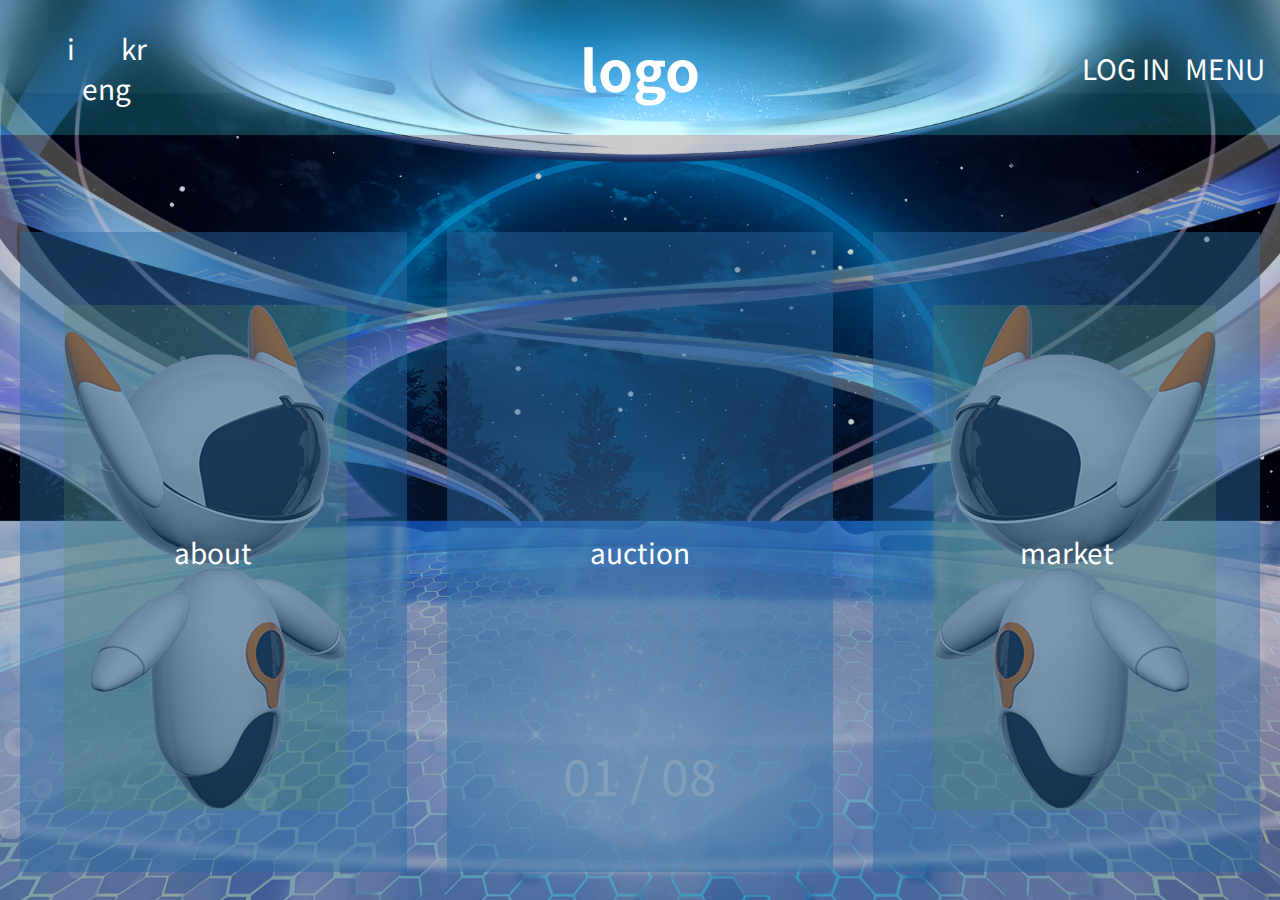
<file: main/index.html>
<!DOCTYPE html>
<html lang="en">

<head>
    <meta charset="UTF-8">
    <meta http-equiv="X-UA-Compatible" content="IE=edge">
    <meta name="viewport" content="width=device-width, initial-scale=1.0">
    <title>main page</title>
    <link rel="stylesheet" href="./css/defult.css">
    <link rel="stylesheet" href="./css/main.css">
</head>

<body>
    <!-- 메인 배경 -->
    <div class="mainBg">
        <!-- top 메뉴 -->
        <div class="headMenu">
            <div class="lang">
                <span>i</span>
                <span>kr</span>
                <span>eng</span>
            </div>
            <h1 class="logo">logo</h1>
            <div class="headBtn">
                <span onclick="location.href='./pages/login/index.html'">
                    LOG IN
                </span>
                <span onclick="location.href='./pages/menu/index.html'">MENU</span>
            </div>
        </div>
        <!-- mainpage 버튼들 -->
        <div class="boxContainer">
            <div class="boxs">
                <div class="box" onclick="location.href='./pages/about/index.html'">
                    about
                </div>
                <div class="box" onclick="location.href='./pages/auction/index.html'">
                    auction
                </div>
                <div class="box" onclick="location.href='./pages/market/index.html'">
                    market
                </div>
            </div>
        </div>
        <!-- 고잉, 페이지 수 -->
        <div class="bottomContainer">
            <div class="goingLeft going"></div>
            <div class="pageN">01 / 08</div>
            <div class="goingRight going"></div>
        </div>
    </div>

    <script>
        function linkGo(url) {
            location.href = this.url;
        }
    </script>
</body>

</html>
</file>
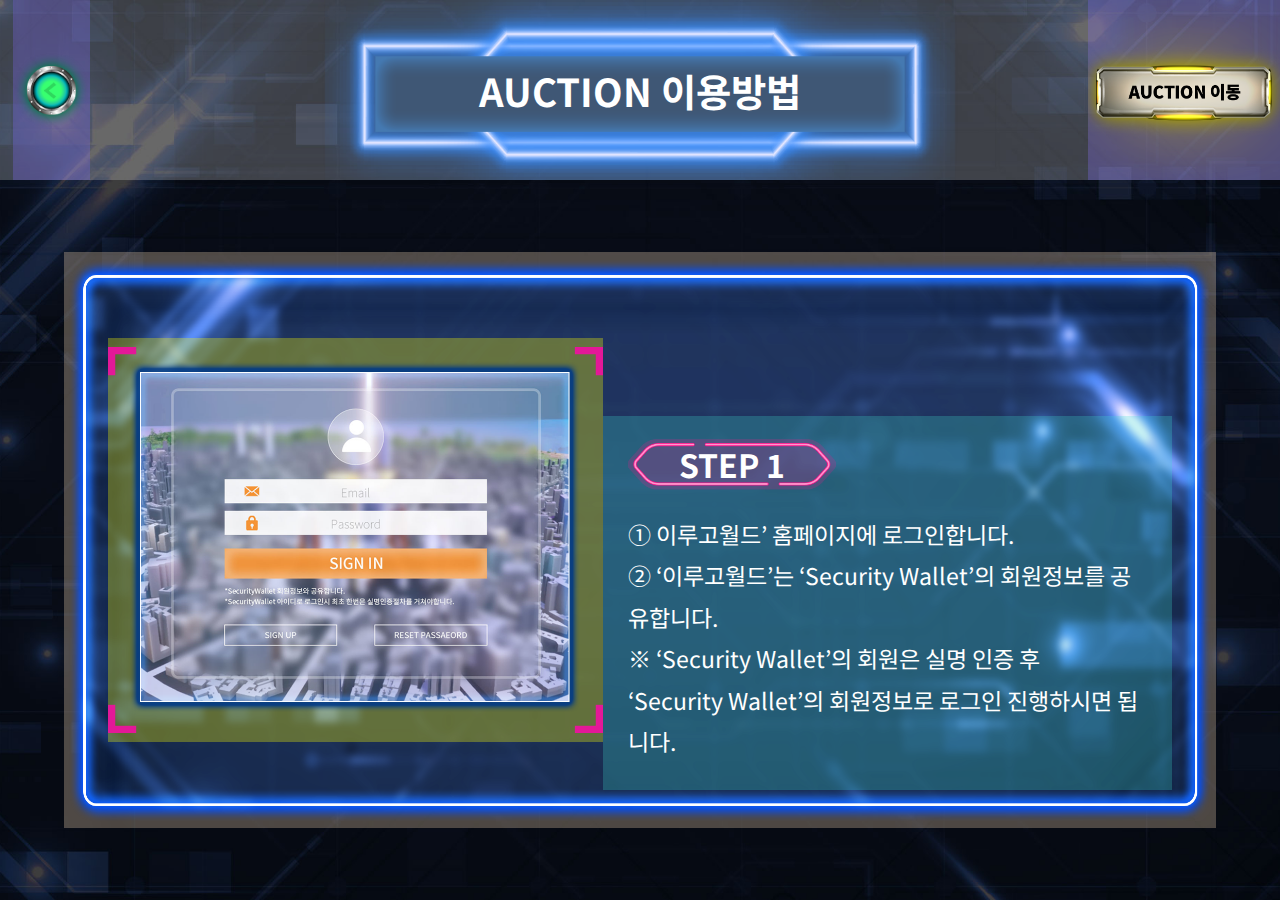
<file: main/auction/index.html>
<!DOCTYPE html>
<html lang="en">

<head>
    <meta charset="UTF-8">
    <meta http-equiv="X-UA-Compatible" content="IE=edge">
    <meta name="viewport" content="width=device-width, initial-scale=1.0">
    <title>auction 이용방법</title>
    <link rel="stylesheet" href="../css/defult.css">
    <link rel="stylesheet" href="../css/auctionTodo.css">
</head>

<body>
    <!-- back, 이동버튼  -->
    <div class="buttons">
        <div class="back"></div>
        <div class="move"></div>
    </div>
    <!-- 제일 바깥 배경 -->
    <div class="container">
        <!-- auction 이용방법 -->
        <h2 class="headTitle"><span>AUCTION 이용방법</span></h2>
        <!-- 안쪽 내용 배경 -->
        <div class="contents">
            <!-- 왼쪽 이미지 -->
            <div class="auctionImg"></div>
            <!-- 오른쪽 글 -->
            <div class="textBox">
                <!-- step -->
                <div class="contentTitle">STEP 1</div>
                <!-- 각 내용 -->
                <div class="text">
                    ① 이루고월드’ 홈페이지에 로그인합니다.<br>
                    ② ‘이루고월드’는 ‘Security Wallet’의 회원정보를 공유합니다.<br>
                    <span>※ ‘Security Wallet’의 회원은 실명 인증 후<br>
                        ‘Security Wallet’의 회원정보로 로그인 진행하시면 됩니다.</span>
                </div>
            </div>
        </div>
        <!-- 모바일 페이지 -->
        <div class="dotBtn">
            <p class="active dot"></p>
            <p class="dot"></p>
            <p class="dot"></p>
            <p class="dot"></p>
            <p class="dot"></p>
            <p class="dot"></p>
            <p class="dot"></p>
        </div>
    </div>

    <script src="../js/auction.js"></script>
</body>

</html>
</file>
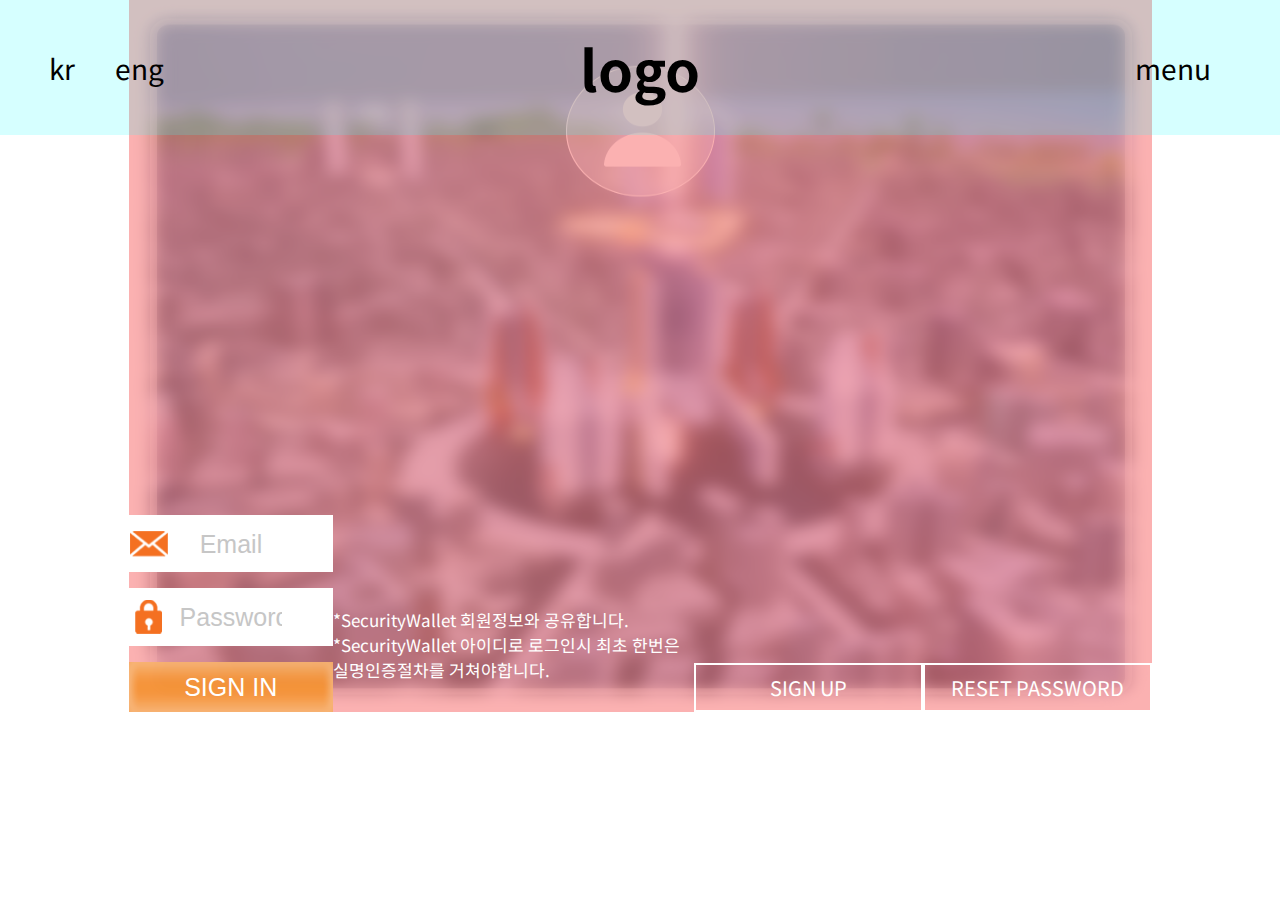
<file: main/login/index.html>
<!DOCTYPE html>
<html lang="en">

<head>
    <meta charset="UTF-8">
    <meta http-equiv="X-UA-Compatible" content="IE=edge">
    <meta name="viewport" content="width=device-width, initial-scale=1.0">
    <title>login</title>
    <link rel="stylesheet" href="../css/defult.css">
    <link rel="stylesheet" href="../css/login.css">
</head>

<body>
    <div class="headMenu">
        <div class="lang"><span>kr</span><span>eng</span></div>
        <h1 class="logo">logo</h1>
        <div class="headBtn">menu</div>
    </div>
    <div class="loginBg">
        <div class="logContainer">
            <!-- 입력창 -->
            <form>
                <div class="emailBox">
                    <label for="email"></label>
                    <input name="email" type="text" placeholder="Email">
                </div>
                <div class="pwdBox">
                    <label for="passward"></label>
                    <input name="passward" type="text" placeholder="Password">
                </div>
                <button class="loginBtn" type="submit">SIGN IN</button>
            </form>
            <!-- 공지글 -->
            <div class="textBox">
                <p>*SecurityWallet 회원정보와 공유합니다.</p>
                <p>*SecurityWallet 아이디로 로그인시 최초 한번은 실명인증절차를 거쳐야합니다.</p>
            </div>
            <!-- 회원가입, 비밀번호 변경 -->
            <div class="btnContainer">
                <div class="signupBtn bottomBtn">SIGN UP</div>
                <div class="resetBtn bottomBtn">RESET PASSWORD</div>
            </div>
        </div>
    </div>

    <script src="../js/login.js"></script>
</body>

</html>
</file>
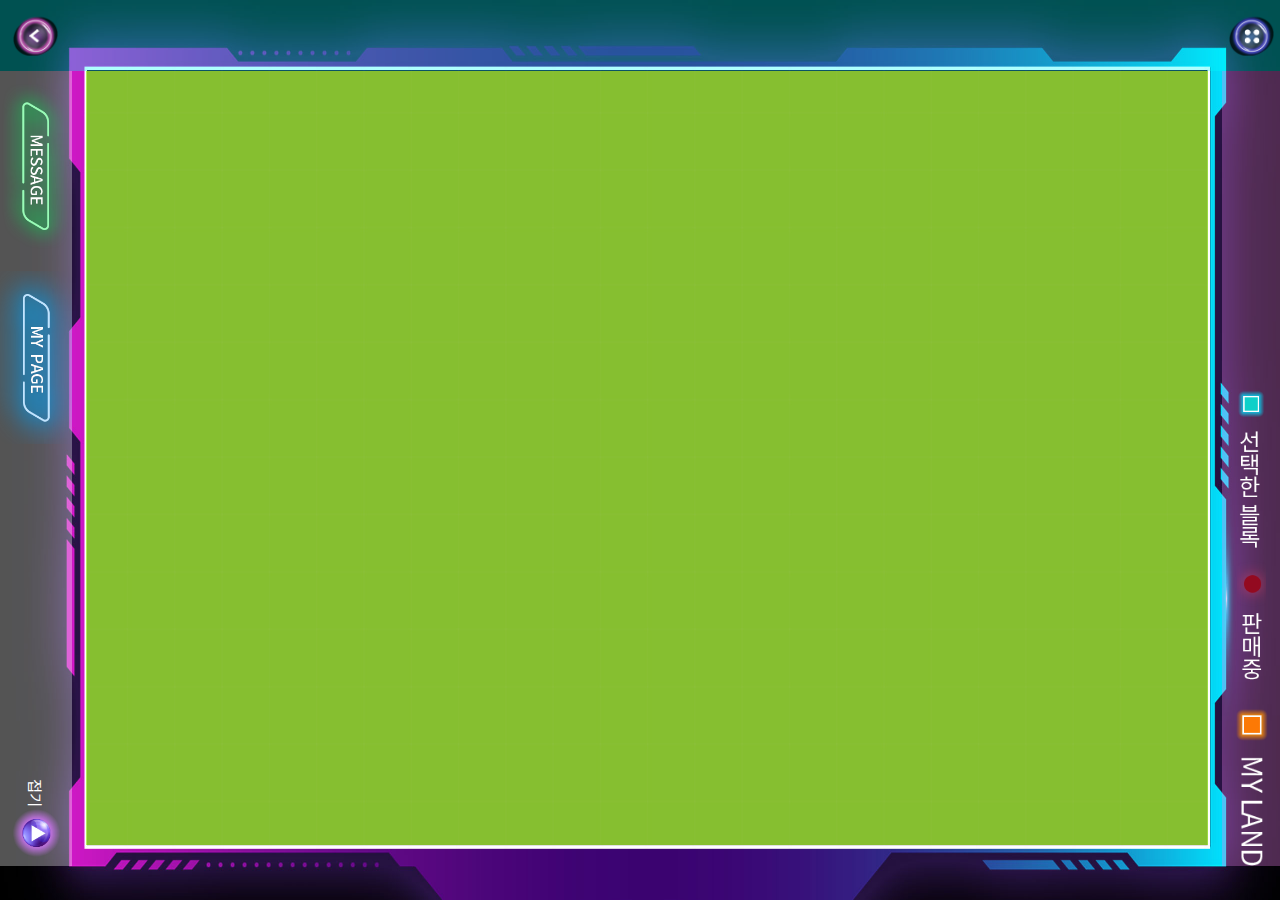
<file: main/market/index.html>
<!DOCTYPE html>
<html lang="ko">

<head>
    <meta charset="UTF-8">
    <meta http-equiv="X-UA-Compatible" content="IE=edge">
    <meta name="viewport" content="width=device-width, initial-scale=1.0">
    <title>market map</title>
    <link rel="stylesheet" href="../css/defult.css">
    <link rel="stylesheet" href="../css/marketMap.css">
</head>

<body>
    <div class="mapContainer">
        <div class="topMenu">
            <div class="backBtn"></div>
            <div class="menuBtn"></div>
        </div>
        <div class="mainContainer">
            <div class="leftMenu">
                <div class="btnContainer">
                    <div class="message"></div>
                    <div class="mypage"></div>
                </div>
                <div class="upBtn">
                    <span>접기</span>
                    <span>
                        <img src="../images/up-btn.png" alt="접기 버튼" style="width: 60%;">
                    </span>
                </div>
            </div>
            <div class="map"></div>
            <div class="rightContainer">
                <div class="check"></div>
                <div class="sale"></div>
                <div class="my-land"></div>
            </div>
        </div>
    </div>
    <script src="../js/market.js"></script>
</body>

</html>
</file>
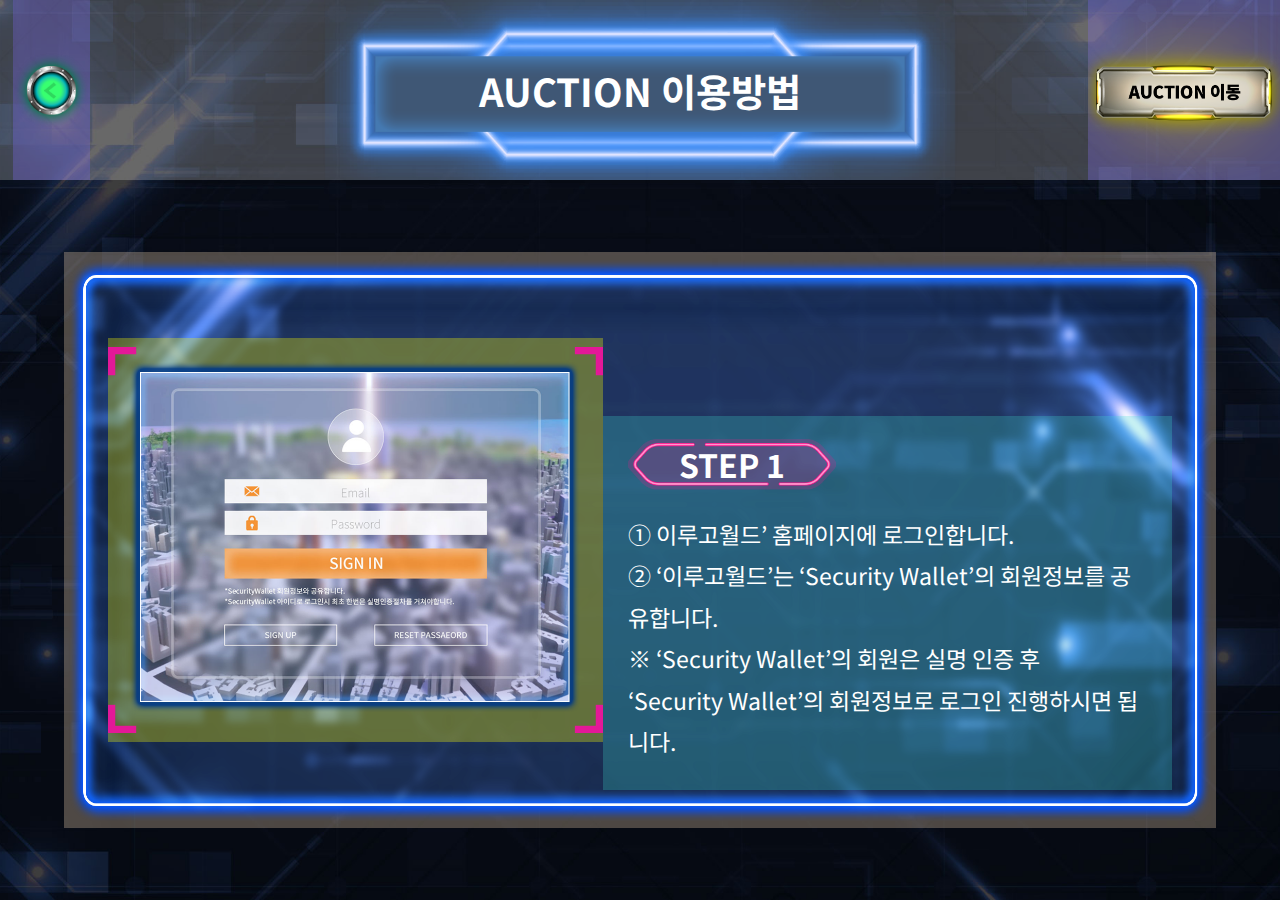
<file: main/pages/auction/index.html>
<!DOCTYPE html>
<html lang="en">

<head>
    <meta charset="UTF-8">
    <meta http-equiv="X-UA-Compatible" content="IE=edge">
    <meta name="viewport" content="width=device-width, initial-scale=1.0">
    <title>auction 이용방법</title>
    <link rel="stylesheet" href="../../css/defult.css">
    <link rel="stylesheet" href="../../css/auctionTodo.css">
</head>

<body>
    <!-- back, 이동버튼  -->
    <div class="buttons">
        <div class="back"></div>
        <div class="move"></div>
    </div>
    <!-- 제일 바깥 배경 -->
    <div class="container">
        <!-- auction 이용방법 -->
        <h2 class="headTitle"><span>AUCTION 이용방법</span></h2>
        <!-- 안쪽 내용 배경 -->
        <div class="contents">
            <!-- 왼쪽 이미지 -->
            <div class="auctionImg"></div>
            <!-- 오른쪽 글 -->
            <div class="textBox">
                <!-- step -->
                <div class="contentTitle">STEP 1</div>
                <!-- 각 내용 -->
                <div class="text">
                    ① 이루고월드’ 홈페이지에 로그인합니다.<br>
                    ② ‘이루고월드’는 ‘Security Wallet’의 회원정보를 공유합니다.<br>
                    <span>※ ‘Security Wallet’의 회원은 실명 인증 후<br>
                        ‘Security Wallet’의 회원정보로 로그인 진행하시면 됩니다.</span>
                </div>
            </div>
        </div>
        <!-- 모바일 페이지 -->
        <div class="dotBtn">
            <p class="active dot"></p>
            <p class="dot"></p>
            <p class="dot"></p>
            <p class="dot"></p>
            <p class="dot"></p>
            <p class="dot"></p>
            <p class="dot"></p>
        </div>
    </div>

    <script src="../../js/auction.js"></script>
</body>

</html>
</file>
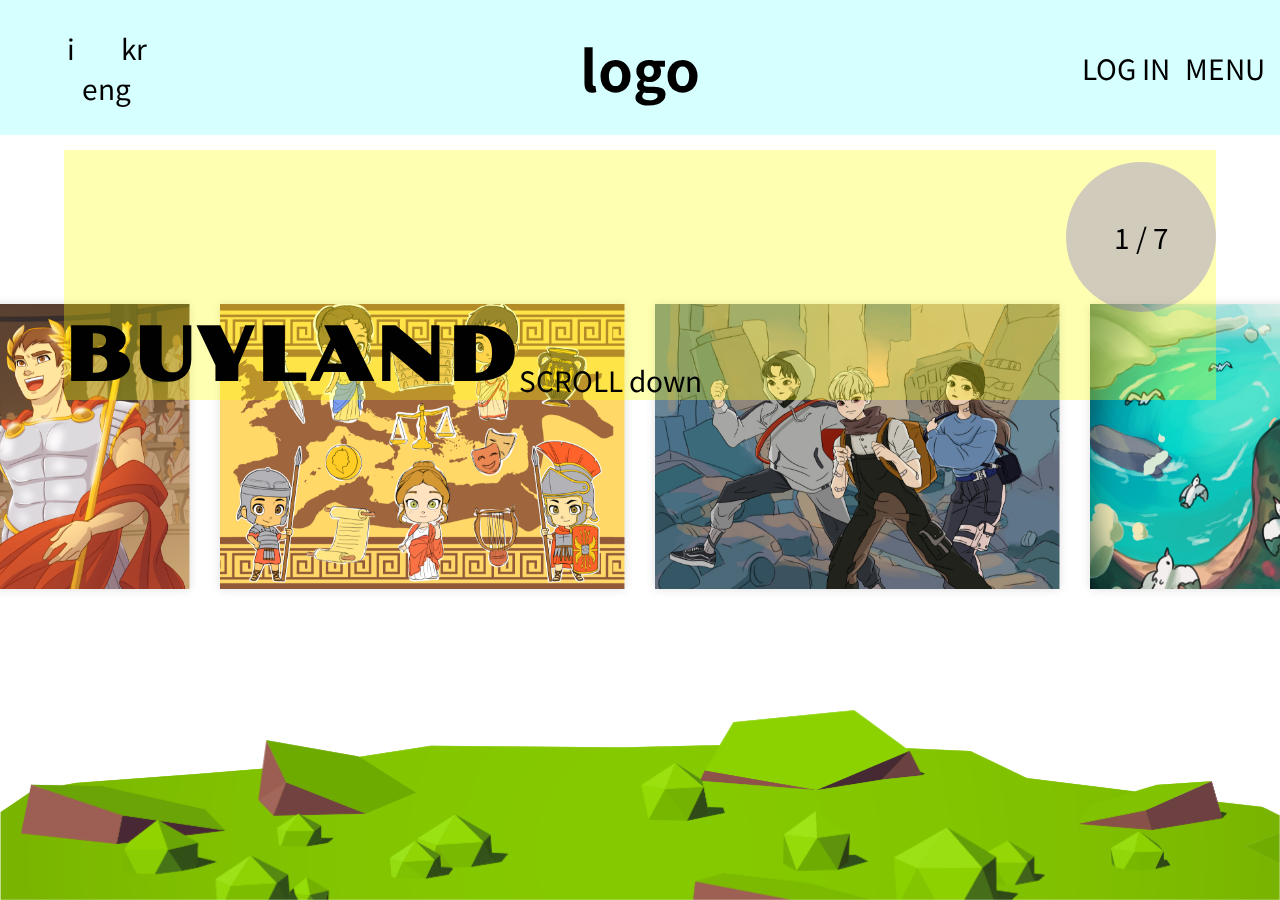
<file: main/pages/buyland/index.html>
<!DOCTYPE html>
<html lang="en">

<head>
    <meta charset="UTF-8">
    <meta http-equiv="X-UA-Compatible" content="IE=edge">
    <meta name="viewport" content="width=device-width, initial-scale=1.0">
    <title>buyland</title>
    <link rel="stylesheet" href="../../css/defult.css">
    <link rel="stylesheet" href="../../css/buyland.css">
</head>

<body class="body-scroll">
    <div class="buyland-container">
        <!-- top 메뉴 -->
        <div class="headMenu">
            <div class="lang">
                <span>i</span>
                <span>kr</span>
                <span>eng</span>
            </div>
            <h1 class="logo">logo</h1>
            <div class="headBtn">
                <span onclick="location.href='./pages/login/index.html'">
                    LOG IN
                </span>
                <span onclick="location.href='./pages/menu/index.html'">MENU</span>
            </div>
        </div>
        <div class="topSection">
            <div class="title">BUYLAND</div>
            <div class="scroll">SCROLL down</div>
        </div>
        <div class="pageNum">1 / 7</div>
        <div class="buylandContent">
            <ul class="storys">
                <li class="first"></li>
                <li class="width mainContent1">
                    <div class="img"></div>
                    <div class="content">
                        <p>우리가 살아가는 현실 세계는 시간과 공간에 제약이 있습니다.</p>
                        <p>아침에 시작해서 밤에 끝납니다.</p>
                        <p>현실 세계는 차별하지 않기 위해 노력하지만,모두가 알고 있듯, 완벽해질 수 없는 것이 현실입니다.</p>
                    </div>
                </li>
                <li class="width mainContent2">
                    <div class="img"></div>
                    <div class="content">
                        <p>우리가 살아가는 현실 세계는 시간과 공간에 제약이 있습니다.</p>
                        <p>아침에 시작해서 밤에 끝납니다.</p>
                        <p>현실 세계는 차별하지 않기 위해 노력하지만,모두가 알고 있듯, 완벽해질 수 없는 것이 현실입니다.</p>
                    </div>
                </li>
                <li class="width mainContent3">
                    <div class="img"></div>
                    <div class="content">
                        <p>우리가 살아가는 현실 세계는 시간과 공간에 제약이 있습니다.</p>
                        <p>아침에 시작해서 밤에 끝납니다.</p>
                        <p>현실 세계는 차별하지 않기 위해 노력하지만,모두가 알고 있듯, 완벽해질 수 없는 것이 현실입니다.</p>
                    </div>
                </li>
                <li class="width mainContent4">
                    <div class="img"></div>
                    <div class="content">
                        <p>우리가 살아가는 현실 세계는 시간과 공간에 제약이 있습니다.</p>
                        <p>아침에 시작해서 밤에 끝납니다.</p>
                        <p>현실 세계는 차별하지 않기 위해 노력하지만,모두가 알고 있듯, 완벽해질 수 없는 것이 현실입니다.</p>
                    </div>
                </li>
                <li class="width mainContent5">
                    <div class="img"></div>
                    <div class="content">
                        <p>우리가 살아가는 현실 세계는 시간과 공간에 제약이 있습니다.</p>
                        <p>아침에 시작해서 밤에 끝납니다.</p>
                        <p>현실 세계는 차별하지 않기 위해 노력하지만,모두가 알고 있듯, 완벽해질 수 없는 것이 현실입니다.</p>
                    </div>
                </li>
                <li class="width mainContent6">
                    <div class="img"></div>
                    <div class="content">
                        <p>우리가 살아가는 현실 세계는 시간과 공간에 제약이 있습니다.</p>
                        <p>아침에 시작해서 밤에 끝납니다.</p>
                        <p>현실 세계는 차별하지 않기 위해 노력하지만,모두가 알고 있듯, 완벽해질 수 없는 것이 현실입니다.</p>
                    </div>
                </li>
            </ul>
        </div>
    </div>
    <script src="../../js/buyland.js"></script>
</body>

</html>
</file>
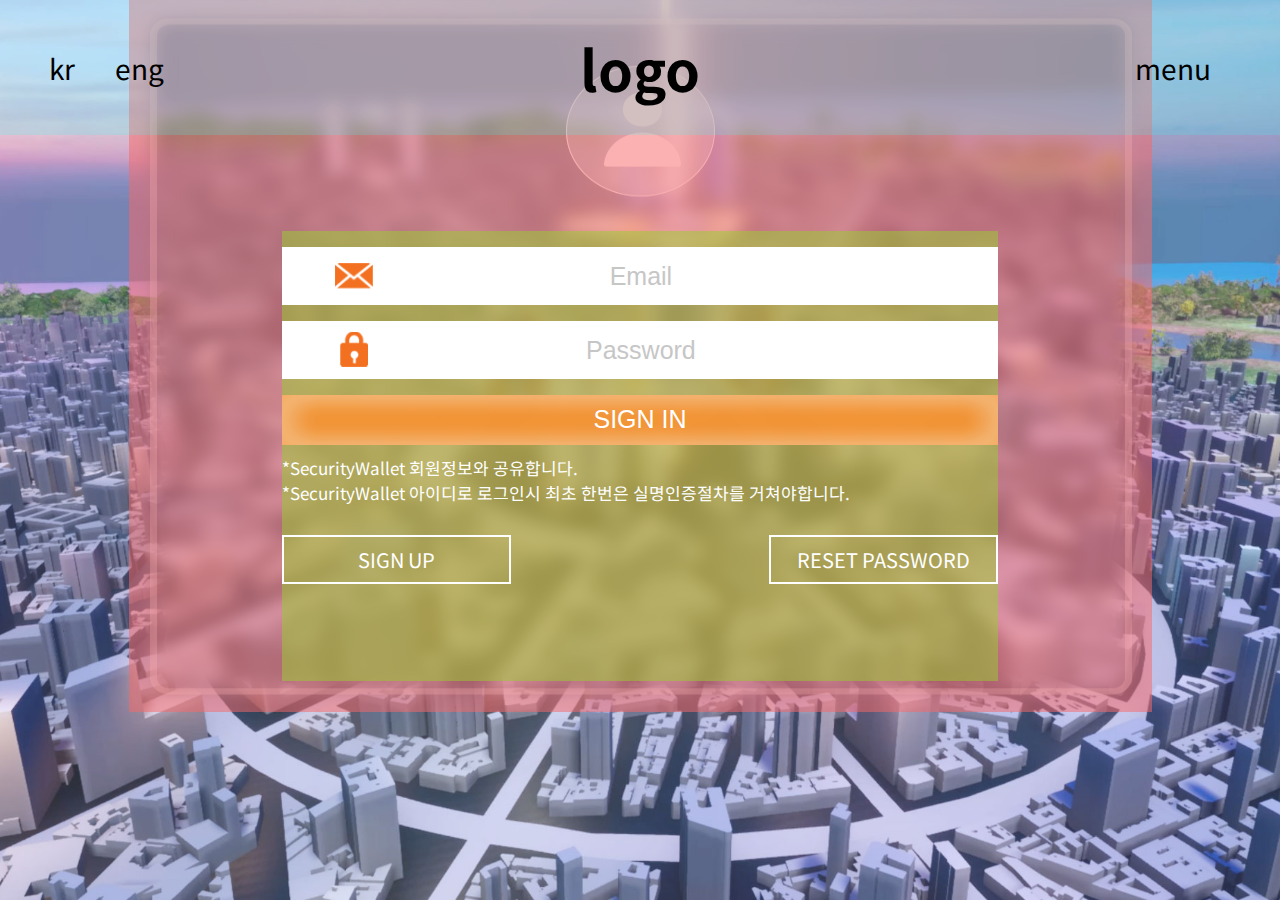
<file: main/pages/login/index.html>
<!DOCTYPE html>
<html lang="en">

<head>
    <meta charset="UTF-8">
    <meta http-equiv="X-UA-Compatible" content="IE=edge">
    <meta name="viewport" content="width=device-width, initial-scale=1.0">
    <title>login</title>
    <link rel="stylesheet" href="../../css/defult.css">
    <link rel="stylesheet" href="../../css/login.css">
</head>

<body id="bodyBg">
    <div class="headMenu">
        <div class="lang"><span>kr</span><span>eng</span></div>
        <h1 class="logo">logo</h1>
        <div class="headBtn">menu</div>
    </div>
    <div class="loginBg">
        <div class="logContainer">
            <div class="formBox">
                <!-- 입력창 -->
                <form>
                    <div class="emailBox">
                        <label for="email"></label>
                        <input name="email" type="text" placeholder="Email">
                    </div>
                    <div class="pwdBox">
                        <label for="passward"></label>
                        <input name="passward" type="text" placeholder="Password">
                    </div>
                    <button class="loginBtn" type="submit">SIGN IN</button>
                </form>
                <!-- 공지글 -->
                <div class="textBox">
                    <p>*SecurityWallet 회원정보와 공유합니다.</p>
                    <p>*SecurityWallet 아이디로 로그인시 최초 한번은 실명인증절차를 거쳐야합니다.</p>
                </div>
                <!-- 회원가입, 비밀번호 변경 -->
                <div class="btnContainer">
                    <div class="signupBtn bottomBtn">SIGN UP</div>
                    <div class="resetBtn bottomBtn">RESET PASSWORD</div>
                </div>
            </div>

        </div>
    </div>

    <script src="../../js/login.js"></script>
</body>

</html>
</file>
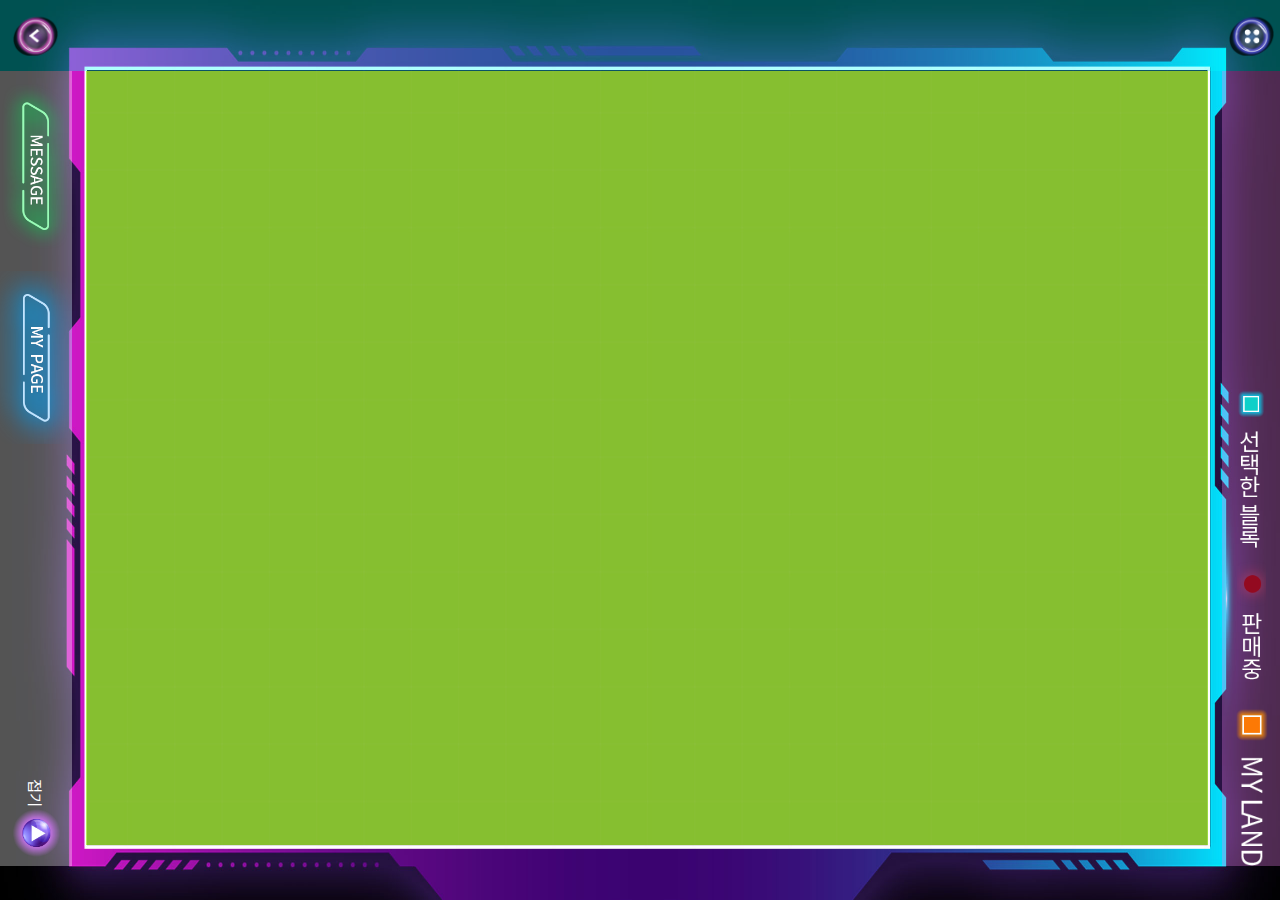
<file: main/pages/market/index.html>
<!DOCTYPE html>
<html lang="ko">

<head>
    <meta charset="UTF-8">
    <meta http-equiv="X-UA-Compatible" content="IE=edge">
    <meta name="viewport" content="width=device-width, initial-scale=1.0">
    <title>market map</title>
    <link rel="stylesheet" href="../../css/defult.css">
    <link rel="stylesheet" href="../../css/marketMap.css">
</head>

<body>
    <div class="mapContainer">
        <div class="topMenu">
            <div class="backBtn"></div>
            <div class="menuBtn"></div>
        </div>
        <div class="mainContainer">
            <div class="leftMenu">
                <div class="btnContainer">
                    <div class="message"></div>
                    <div class="mypage"></div>
                </div>
                <div class="upBtn">
                    <span>접기</span>
                    <span>
                        <img src="../../images/up-btn.png" alt="접기 버튼" style="width: 60%;">
                    </span>
                </div>
            </div>
            <div class="map"></div>
            <div class="rightContainer">
                <div class="check"></div>
                <div class="sale"></div>
                <div class="my-land"></div>
            </div>
        </div>
    </div>
    <script src="../../js/market.js"></script>
</body>

</html>
</file>
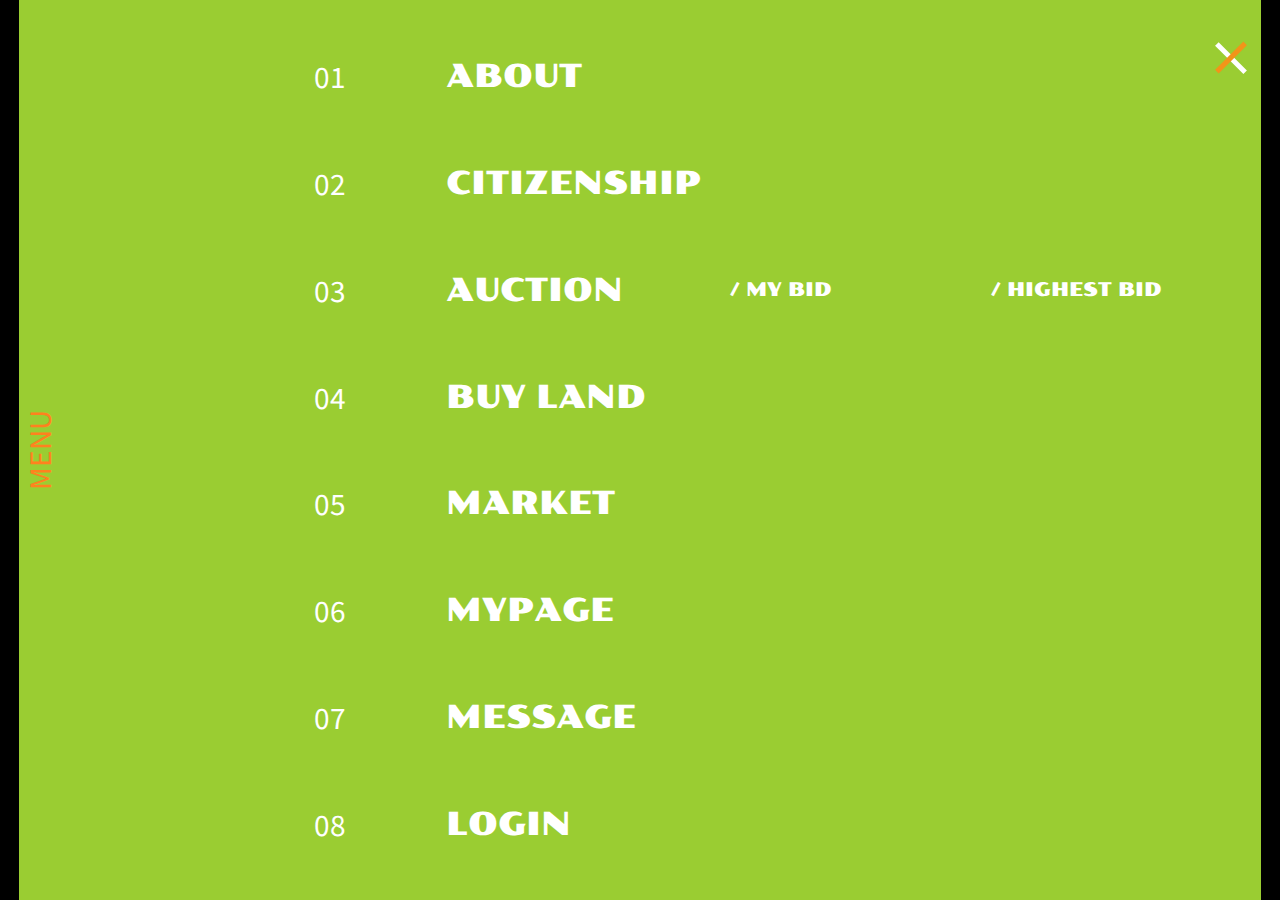
<file: main/pages/menu/index.html>
<!DOCTYPE html>
<html lang="en">

<head>
    <meta charset="UTF-8">
    <meta http-equiv="X-UA-Compatible" content="IE=edge">
    <meta name="viewport" content="width=device-width, initial-scale=1.0">
    <title>menu</title>
    <link rel="stylesheet" href="../../css/defult.css">
    <link rel="stylesheet" href="../../css/menu.css">
</head>

<body class="color">
    <div class="menuContainer">
        <div class="menu-btn">
            <p class="menu">MENU</p>
            <p class="close-btn" onclick="closeBtn()">
                <span class="one"></span>
                <span class="two"></span>
            </p>
        </div>
        <ul class="menuList">
            <li onclick="location.href='../about/index.html'">
                01
                <p class="list-img">ABOUT</p>
                <img src="../../images/menu-01.png" alt="">
            </li>
            <li onclick="location.href='../about/index.html'">
                02
                <p class="list-img">CITIZENSHIP</p>
                <img src="../../images/menu-02.png" alt="">
            </li>
            <li onclick="location.href='../auction/index.html'">
                03
                <p class="list-img">AUCTION </p>

                <span>/ MY BID</span>
                <span>/ HIGHEST BID</span>
                <img src="../../images/menu-03.png" alt="">
            </li>
            <li onclick="location.href='../buyland/index.html'">
                04
                <p class="list-img">BUY LAND</p>
                <img src="../../images/menu-04.png" alt="">
            </li>
            <li onclick="location.href='../market/index.html'">
                05
                <p class="list-img">MARKET</p>
                <img src="../../images/menu-05.png" alt="">
            </li>
            <li onclick="location.href='../mypage/index.html'">
                06
                <p class="list-img">MYPAGE</p>
                <img src="../../images/menu-06.png" alt="">
            </li>
            <li onclick="location.href='../message/index.html'">
                07
                <p class="list-img">MESSAGE</p>
                <img src="../../images/menu-07.png" alt="">
            </li>
            <li onclick="location.href='../login/index.html'">
                08
                <p class="list-img">LOGIN</p>
                <img src="../../images/menu-08.png" alt="">
            </li>
        </ul>
        <div class="sns-container">
            <ul class="sns-icon">
                <li class="link" onclick="link('https://t.me/erugo_offi')"></li>
                <li class="link" onclick="link('https://open.kakao.com/o/gCeEqVzd')"></li>
                <li class="link" onclick="link('https://blog.naver.com/erugocoin_official')"></li>
                <li class="link" onclick="link('https://t.me/erugo')"></li>
                <li class="link" onclick="link('https://twitter.com/ErugoWorldCoin')"></li>
                <li class="link" onclick="link('https://www.youtube.com/channel/UCj-Hyp1afwEgmSJ6gTYx4wA')"></li>
            </ul>
            <ul class="copyright">
                <li>
                    <address>Address : 129, Seochojungang-ro 8-gil, Seocho-gu, Seoul, Republic of Korea</address>
                </li>
                <li>Phone : +82 2 545 0265 ㅣ Email : erugo@erugoworld.com
                </li>
                <li>Business Registration Number : 672 88 01781 ㅣCEO : Jungsu Kim</li>
            </ul>
        </div>
    </div>

    <script>
        let iconImg = document.querySelectorAll('.link');
        let listImg = document.querySelectorAll(".list-img");
        let liHover = document.querySelectorAll('li');
        for (let i = 0; i < iconImg.length; i++) {
            iconImg[i].style.background = `url(../../images/icon-${i + 1}.png) no-repeat center`;
            iconImg[i].style.backgroundSize = 'contain';
        }

        function link(url) {
            location.href = url;
        }

        function closeBtn() {
            history.go(-1);
        }

    </script>
</body>

</html>
</file>
<file: main/css/defult.css>
@import url("https://fonts.googleapis.com/css2?family=Noto+Sans+KR:wght@100;300;400;500;700;900&family=Oswald:wght@200;300;500;600;700&display=swap");

@import url("https://fonts.googleapis.com/css2?family=Poller+One&display=swap");

@font-face {
  font-family: "S-CoreDream-4";
  src: url("https://cdn.jsdelivr.net/gh/projectnoonnu/noonfonts_six@1.2/S-CoreDream-4Regular.woff")
    format("woff");
  font-weight: normal;
  font-style: normal;
}

@font-face {
  font-family: "Vitro_core";
  src: url("https://cdn.jsdelivr.net/gh/projectnoonnu/noonfonts_20-10-21@1.0/Vitro_core.woff")
    format("woff");
  font-weight: normal;
  font-style: normal;
}
/* 기본적으로 들어갈 css */
h1,
h2,
h3,
a,
ul,
li,
ol,
p,
div,
embed,
* {
  margin: 0;
  padding: 0;
}

body {
  font-size: 28px;
  font-weight: normal;
  font-family: "Noto Sans KR", sans-serif;
  color: #000;
}

/* list 장식 제거 */
ul,
li {
  list-style: none;
}

/* 이미지 와 글자의 정렬로 생기는 여백 제거 */
img {
  vertical-align: top;
}

/* i,em,address */
i,
em,
address {
  font-style: normal;
}
input,
button {
  vertical-align: bottom;
  border: none;
}

a {
  text-decoration: none;
}
</file>
<file: main/css/main.css>
a {
  color: white;
}

/* head menu */
.headMenu {
  background-color: rgba(50, 256, 256, 0.2);
  width: 100%;
  height: 135px;
  position: relative;
  display: flex;
  align-items: center;
  justify-content: space-around;
  text-align: center;
}
/* 언어 */
.lang {
  flex: 1;
}
.lang > span {
  padding: 0px 20px;
}

/* erugo logo */
.logo {
  flex: 4;
  cursor: pointer;
}

/* menu 버튼 */
.headBtn {
  flex: 1;
  display: flex;
  justify-content: space-evenly;
}
.headBtn > span {
  cursor: pointer;
}

/* 메인 배경 */
.mainBg {
  background: url(../images/mainBg.jpg) no-repeat center center;
  background-size: cover;
  width: 100%;
  height: 100vh;
  color: white;
}

/* mainpage 버튼들 */
.boxContainer {
  height: calc(100vh - 135px);
  background-color: rgba(0, 0, 0, 0.2);
  position: relative;
  z-index: 5;
}
.boxs {
  display: flex;
  justify-content: center;
  padding-top: 6%;
}
.box {
  cursor: pointer;
  width: 640px;
  height: 640px;
  background-color: rgba(42, 107, 164, 0.457);
  margin: 20px;
  display: flex;
  align-items: center;
  justify-content: center;
}

/* 고잉, 페이지 수 */
.bottomContainer {
  position: absolute;
  left: 50%;
  transform: translateX(-50%);
  bottom: 10%;
  z-index: 0;
  display: flex;
  width: 90%;
  justify-content: space-between;
}
.pageN {
  align-self: flex-end;
  font-size: 50px;
  /* margin: 0 30vmax; */
}
.goingLeft {
  background: url(../images/going-left.png) no-repeat center center;
  left: 0;
}
.goingRight {
  background: url(../images/going-right.png) no-repeat center center;
}
.going {
  background-color: rgba(153, 205, 50, 0.273);
  width: 283px;
  height: 505px;
  background-size: contain;
}
</file>
<file: main/css/auctionTodo.css>
/* back, 이동버튼 */
.buttons {
  position: absolute;
  top: 0;
  width: 100%;
  height: 260px;
  background-color: rgba(255, 255, 255, 0.223);
  z-index: 5;
}

.back {
  background: url(../images/auctionBack-01.png) no-repeat center;
  background-size: contain;
  width: 6%;
  left: 1%;
}
.back:hover {
  background: url(../images/auctionBack-02.png) no-repeat center;
  background-size: contain;
}
.move {
  background: url(../images/auctionBtn-02.png) no-repeat center;
  background-size: cover;
  width: 15%;
  right: 0;
}

.back,
.move {
  position: absolute;
  top: 50%;
  transform: translateY(-50%);
  height: 100%;
  background-color: rgba(123, 103, 237, 0.325);
  cursor: pointer;
}

/* 제일 바깥 배경 */
.container {
  background: url(../images/auctionBg.jpg) no-repeat center;
  background-size: cover;
  width: 100%;
  height: 100vh;
  z-index: 0;
  color: white;
  display: grid;
  grid-template-columns: 1fr;
  grid-template-rows: 1fr 4fr;
  justify-content: center;
  align-items: center;
  position: relative;
}

/* auction 이용방법 */
.headTitle {
  display: flex;
  justify-content: center;
  align-items: center;
  height: 100%;
}
.headTitle > span {
  display: flex;
  align-items: center;
  justify-content: center;
  width: 100%;
  height: 100%;
  background: url(../images/headTitle.png) no-repeat center;
  object-fit: contain;
  font-size: 50px;
}

/* 안쪽 내용 배경 */
.contents {
  background: url(../images/contentBg.png) no-repeat;
  background-position: center;
  background-size: 100% 100%;
  width: 100%;
  max-width: 90%;
  height: 100%;
  display: flex;
  justify-content: center;
  align-content: flex-start;
  align-items: center;
  z-index: 2;
  margin: 0 auto;
  background-color: rgba(226, 202, 172, 0.334);
}

/* 왼쪽 이미지 */
.auctionImg {
  background: url(../images/step1.png) no-repeat center;
  background-size: contain;
  background-color: rgba(255, 255, 0, 0.31);
  width: 43%;
  height: 70%;
}

/* 오른쪽 글 */
.textBox {
  width: 45%;
  align-self: flex-end;
  height: 65%;
  padding: 0 2vmax;
  margin-bottom: 50px;
  background-color: rgba(64, 224, 208, 0.253);
  line-height: 5rem;
  overflow-y: scroll;
  -ms-overflow-style: none; /* IE and Edge */
  scrollbar-width: none; /* Firefox */
}
.textBox::-webkit-scrollbar {
  display: none; /* Chrome, Safari, Opera*/
}

.contentTitle {
  background: url(../images/cTitle.png) no-repeat center;
  text-align: center;
  background-size: contain;
  width: 363px;
  font-size: 33px;
  font-weight: bold;
  margin-bottom: 5%;
}
/* 모바일 페이지수 */
.dotBtn {
  display: none;
  position: absolute;
  bottom: 3%;
  /* background-color: rgba(0, 255, 255, 0.369); */
  right: 0;
  width: 10%;
}
.dot {
  background: url(../images/point.png) no-repeat center;
}
.active {
  background: url(../images/point-active.png) no-repeat center;
}
.dot,
.active {
  background-size: contain;
  width: 100%;
  height: 5vmin;
}
/* 가로모드 */
@media screen and (orientation: landscape) {
  @media screen and (max-width: 1400px) {
    .contents {
      height: 80%;
    }
    .headTitle > span {
      background-size: 50%;
      font-size: 3vmax;
    }
    .contentTitle {
      width: 40%;
      object-fit: cover;
      margin: 0;
      padding: 20px 0;
      font-size: 2.5vmax;
    }

    .textBox {
      font-size: 1.8vmax;
      line-height: 1.8;
    }
  }
  @media screen and (max-width: 920px) {
    .headTitle > span {
      font-size: 2.5vmax;
      background-size: 35% 150%;
    }
  }
}
/* 세로모드 */
@media screen and (orientation: portrait) {
  @media screen and (max-width: 940px) {
    .dotBtn {
      display: block;
    }
    .buttons {
      display: block;
    }
    .back {
      left: 5%;
      width: 14%;
    }
    .move {
      width: 30%;
    }
    .contents {
      flex-direction: column;
      width: 85%;
      height: 95%;
      background: url(../images/auction-mobile.png) no-repeat center;
      background-size: 100% 100%;
    }
    .headTitle {
      padding-top: 120px;
      height: 80%;
    }
    .headTitle > span {
      background-size: contain;
      font-size: 3vmax;
    }
    .auctionImg {
      width: 80%;
      height: 80%;
      margin: 5% 0;
      margin-top: 10%;
    }
    .contentTitle {
      width: 40%;
      margin: 20px 0;
      font-size: 2vmax;
    }

    .textBox {
      width: 80%;
      max-height: 70%;
      min-height: 200px;
      align-self: center;
      padding: 0;
      font-size: 1.7vmax;
      line-height: 2.5rem;
      margin-bottom: 45px;
      font-weight: 600;
    }
    .text > span {
      display: block;
      font-weight: 100;
      margin-top: 20px;
      line-height: 1.7rem;
    }
  }
  @media screen and (max-width: 450px) {
    .dot,
    .active {
      background-size: cover;
      width: 100%;
      height: 7vmin;
    }
    .auctionImg {
      height: 50%;
    }
  }
}
</file>
<file: main/css/login.css>
#bodyBg {
  background: url(../images/loginBg.jpg) no-repeat center center;
  width: 100%;
  height: 100vh;
  background-size: cover;
  z-index: -2;
}

/* head menu */
.headMenu {
  background-color: rgba(50, 256, 256, 0.2);
  width: 100%;
  height: 135px;
  position: relative;
  display: flex;
  align-items: center;
  justify-content: space-around;
  text-align: center;
  overflow: hidden;
  z-index: 3;
}
/* 언어 */
.lang {
  flex: 1;
}
.lang > span {
  padding: 0px 20px;
}

/* erugo logo */
.logo {
  flex: 4;
}

/* menu 버튼 */
.headBtn {
  flex: 1;
}

/* loginBg */
.loginBg {
  position: absolute;
  top: 0;
  width: 100%;
  height: 100%;
  display: flex;
  justify-content: center;
  /* align-items: center; */
}
/* 로그인 창 */
.logContainer {
  width: 1023px;
  height: 712px;
  background-color: rgba(248, 106, 106, 0.523);
  display: flex;
  justify-content: center;
  align-items: flex-end;
  overflow-y: hidden;
  overflow-y: scroll;
  -ms-overflow-style: none; /* IE and Edge */
  scrollbar-width: none; /* Firefox */
  position: relative;
}
.logContainer::before {
  content: "";
  width: 100%;
  height: 100%;
  display: block;
  background: url(../images/loginWindow.png) no-repeat center;
  background-size: 100% 100%;
  position: absolute;
  top: 0;
  z-index: -1;
}
.logContainer::-webkit-scrollbar {
  display: none; /* Chrome, Safari, Opera*/
}

.formBox {
  display: flex;
  flex-direction: column;
  justify-content: flex-start;
  background-color: rgba(153, 205, 50, 0.509);
  width: 70%;
  justify-self: center;
  overflow: scroll;
  height: 100%;
  margin-bottom: 3%;
}
.formBox::-webkit-scrollbar {
  display: none; /* Chrome, Safari, Opera*/
}

/* 이메일 */
.emailBox {
  display: flex;
}
.emailBox > label {
  background: url(../images/iconMail.png) no-repeat center;
  background-size: contain;
  height: 45%;
}

/* 비밀번호 */
.pwdBox {
  display: flex;
}
.pwdBox > label {
  background: url(../images/iconPwd.png) no-repeat center;
  background-size: contain;
  height: 60%;
}

/* email, pwd 공통사항 */
.emailBox,
.pwdBox {
  margin: 1rem 0;
  max-height: 60px;
  height: 4.5vmax;
  min-height: 50px;
  background-color: #fff;
  display: flex;
  align-items: center;
}
.pwdBox > label,
.emailBox > label {
  width: 20%;
}
.pwdBox > input,
.emailBox > input {
  position: relative;
  width: 70%;
  height: 100%;
  font-size: 25px;
  padding-left: 5%;
}
input::placeholder {
  color: rgb(198, 198, 198);
  text-align: center;
  position: absolute;
  top: 50%;
  transform: translateY(-50%);
  width: 67%;
}
/* login */
.loginBtn {
  width: 100%;
  height: 3vmax;
  min-height: 50px;
  background: url(../images/signBg.png) no-repeat center;
  background-size: 102% 120%;
  color: #fff;
  font-size: 25px;
}

/* 공지글 */
.textBox {
  font-size: 17px;
  color: #fff;
  padding-top: 10px;
  padding-bottom: 30px;
}

/* 회원가입, 비밀번호 변경 */
.btnContainer {
  display: flex;
  justify-content: space-between;
}

/* .signupBtn, .resetBtn 공통사항 */
.bottomBtn {
  display: flex;
  justify-content: center;
  align-items: center;
  max-width: 250px;
  max-height: 50px;
  min-height: 5vmin;
  min-width: 25vmin;
  font-size: 20px;
  border: 2px solid #fff;
  color: #fff;
  text-align: center;
}

/* @media all and (orientation: landscape) {
  @media screen and (max-width: 1240px) {
    .logContainer {
      width: 70%;
      margin-top: 10%;
    }
    .emailBox,
    .pwdBox {
      margin: 1% 0;
    }
  }
  @media screen and (max-width: 920px) {
    .headMenu {
      height: 8vmax;
    }
    .logContainer {
      width: 60%;
      margin-top: 7%;
    }
    .emailBox,
    .pwdBox {
      height: 3.5vmax;
    }
    .loginBtn {
      height: 4vmax;
    }
    .pwdBox > input,
    .emailBox > input {
      font-size: 1.5vmax;
    }
    .loginBtn,
    input::placeholder {
      font-size: 1.6vmax;
    }
    .textBox {
      font-size: 1vmax;
      padding-bottom: 10px;
    }
    .bottomBtn {
      font-size: 1.2vmax;
      min-height: 5vmin;
      min-width: 20vmin;
    }
  }
} */

@media screen and (max-width: 920px) {
  .emailBox,
  .pwdBox,
  .loginBtn {
    margin: 1% 0;
    min-height: 30px;
  }
  .bottomBtn {
    border: 1px solid #fff;
    min-height: 50px;
  }
}

@media screen and (max-width: 720px) {
  /* .formBox {
    min-height: 100px;
  } */
  .emailBox,
  .pwdBox {
    height: 3.5vmax;
  }
  .loginBtn {
    height: 4vmax;
    display: flex;
    justify-content: center;
    align-items: center;
  }
  .pwdBox > input,
  .emailBox > input {
    font-size: 1.5vmax;
  }
  .loginBtn,
  input::placeholder {
    font-size: 1.6vmax;
  }
  .textBox {
    font-size: 1vmax;
    padding-bottom: 10px;
  }
  .bottomBtn {
    font-size: 1.2vmax;
    min-height: 6vmin;
    min-width: 30vmin;
  }
}
</file>
<file: main/css/marketMap.css>
.mapContainer {
  background: url(../images/map-bg.jpg) no-repeat center;
  background-size: 100% 100%;
  height: 100vh;
  width: 100%;
  position: relative;
  justify-content: center;
  align-items: center;
}

/* top 메뉴 (back, menu) */
.topMenu {
  position: relative;
  width: 100%;
  height: 103px;
  background-color: rgba(0, 255, 255, 0.317);
}

.backBtn,
.menuBtn {
  position: absolute;
  background-size: contain !important;
  width: 3.5vmax;
  height: 3.5vmax;
  top: 50%;
  transform: translateY(-50%);
}
.backBtn {
  background: url(../images/back.png) no-repeat center;
  left: 1%;
}
.menuBtn {
  background: url(../images/map-menu.png) no-repeat center;
  right: 0.5%;
}

/* 맵 지도 & 버튼들 */
.mainContainer {
  display: grid;
  grid-template-columns: 1.25fr 20fr 1fr;
  height: calc(100% - 150px);
}

/* 왼쪽 메뉴 */
.leftMenu {
  height: 100%;
  display: flex;
  flex-direction: column;
  align-items: center;
  background-color: rgba(255, 255, 255, 0.329);
  position: relative;
}
.btnContainer {
  width: 100%;
  height: 80%;
}
.message,
.mypage {
  width: 100%;
  height: 30%;
}
.message {
  background: url(../images/message-btn.png) no-repeat center;
  background-size: contain;
}
.mypage {
  background: url(../images/my-page-btn.png) no-repeat center;
  background-size: contain;
}
.leftMenu img {
  width: 10vmax;
}

.upBtn {
  position: absolute;
  bottom: 3%;
  width: 200px;
  height: 100px;
  writing-mode: horizontal-tb;
  transform: rotate(90deg);
  display: flex;
  justify-content: flex-end;
  align-items: center;
}
.upBtn > span {
  font-size: 1.2vmax;
  cursor: pointer;
  color: #fff;
}
.upBtn > span:last-child > img {
  transform: rotate(270deg);
}

/* map */
.map {
  align-self: flex-start;
  justify-self: center;
  width: 97.5%;
  height: 1104px;
  background-color: rgba(162, 237, 49, 0.807);
}

/* 오른쪽 메뉴 */
.rightContainer {
  height: 100%;
  background-color: rgba(238, 130, 238, 0.327);
  display: flex;
  flex-direction: column;
  align-items: center;
  justify-content: flex-end;
}

.check {
  background: url(../images/check.png) no-repeat center;
}

.my-land {
  background: url(../images/my-land.png) no-repeat center;
}
.check,
.sale,
.my-land {
  width: 35px;
  height: 20%;
  background-size: contain;
}
.sale {
  background: url(../images/sale.png) no-repeat center;
  background-size: contain;
}

@media all and (orientation: portrait) {
  @media screen and (max-width: 920px) {
    .mapContainer {
      background: url(../images/map-mobile-bg.jpg) no-repeat center;
      background-size: 100% 100%;
    }
    .map {
      height: 839px;
    }
    .backBtn,
    .menuBtn {
      width: 6vmax;
      height: 6vmax;
    }
    .mainContainer {
      grid-template-columns: 1fr;
      grid-template-rows: 1fr 2fr 1fr;
      /* height: calc(100% - 9vmax); */
    }
    .leftMenu {
      transform: rotate(360deg);
      flex-direction: row;
      height: 11vmax;
    }
    .btnContainer {
      display: flex;
      justify-content: flex-start;
      align-items: flex-start;
    }
    .message,
    .mypage {
      width: 10%;
      min-width: 150px;
      height: 50%;
    }
    .message {
      background: url(../images/message-mobile.png) no-repeat center;
    }
    .mypage {
      background: url(../images/my-page-mobile.png) no-repeat center;
    }
    .upBtn {
      right: 0;
      width: 30%;
      height: 50%;
      transform: rotate(360deg);
    }
    .upBtn > span:last-child {
      width: 50%;
    }
    .upBtn > span:last-child > img {
      transform: rotate(90deg);
    }
    .map {
      height: 100%;
      width: 95.5%;
    }
    .rightContainer {
      flex-direction: row;
    }
    .check,
    .sale,
    .my-land {
      width: 100%;
      height: 100%;
    }
    .check {
      background: url(../images/check-mobile.png) no-repeat center;
    }
    .sale {
      background: url(../images/sale-mobile.png) no-repeat center;
    }
    .my-land {
      background: url(../images/my-land-mobile.png) no-repeat center;
    }
  }
}
</file>
<file: main/css/buyland.css>
.body-scroll {
  overflow-y: scroll;
  -ms-overflow-style: none; /* IE and Edge */
  scrollbar-width: none; /* Firefox */
}
.body-scroll::-webkit-scrollbar {
  display: none; /* Chrome, Safari, Opera*/
}
/* head menu */
.headMenu {
  background-color: rgba(50, 256, 256, 0.2);
  width: 100%;
  height: 135px;
  position: fixed;
  top: 0;
  display: flex;
  align-items: center;
  justify-content: space-around;
  text-align: center;
  z-index: 1;
}
/* 언어 */
.lang {
  flex: 1;
}
.lang > span {
  padding: 0px 20px;
}

/* erugo logo */
.logo {
  flex: 4;
  cursor: pointer;
}

/* menu 버튼 */
.headBtn {
  flex: 1;
  display: flex;
  justify-content: space-evenly;
}
.headBtn > span {
  cursor: pointer;
}
/* topSection: 제목, 페이지수 */
.topSection {
  background-color: rgba(255, 255, 0, 0.3);
  position: absolute;
  left: 50%;
  z-index: 1;
  transform: translateX(-50%);
  display: flex;
  justify-content: flex-start;
  align-items: flex-end;
  top: 150px;
  height: 250px;
  width: 90%;
  margin: 0 auto;
}

.title {
  font-family: "Poller One", cursive;
  color: #010101;
  font-size: 6vmax;
  flex: 1;
}
.scroll {
  flex: 2;
}
.pageNum {
  position: fixed;
  z-index: 1;
  top: 18%;
  right: 5%;
  text-align: center;
  border-radius: 50%;
  line-height: 150px;
  min-width: 150px;
  min-height: 150px;
  background-color: rgba(105, 90, 205, 0.314);
}
.buyland-container {
  width: 100%;
  height: 100vh;
  position: relative;
}
.buyland-container::after {
  content: "";
  display: block;
  position: fixed;
  bottom: 0;
  z-index: -1;
  width: 100%;
  height: 100%;
  background: url(../images/buylandBg.png) no-repeat;
  background-size: contain;
  background-position-y: bottom;
  overflow: hidden;
}
.storys {
  position: relative;
  display: flex;
  align-items: center;
  top: 260px;
  width: 100%;
  height: calc(88vh - 135px - 135px - 150px);
}
.storys > li {
  width: 100%;
  height: 100%;
  display: flex;
  align-items: center;
  justify-content: center;
}
.width {
  height: 30vmax;
  align-self: center;
}
.first {
  display: flex;
  justify-content: center;
  align-self: center;
  overflow: hidden;
  margin: 0;
  /* background-color: yellowgreen; */
}
.buylandContent {
  width: 700%;
  height: 100%;
}

.img {
  background: url(../images/about1.png);
  background-position: center;
  background-repeat: no-repeat;
  background-size: contain;
  align-self: center;
  flex: 1;
  height: 95%;
  background-color: rgba(238, 130, 238, 0.414);
}
.content {
  align-self: flex-end;
  height: 50%;
  flex: 1;
  background-color: rgba(64, 224, 208, 0.439);
  overflow-y: scroll;
  -ms-overflow-style: none; /* IE and Edge */
  scrollbar-width: none; /* Firefox */
}
.content::-webkit-scrollbar {
  display: none; /* Chrome, Safari, Opera*/
}

@media screen and (orientation: portrait) {
  @media screen and (max-width: 920px) {
    .topSection {
      flex-direction: column;
      align-items: flex-start;
      top: 250px;
      height: 170px;
    }
    .scroll {
      flex: none;
    }
    .title {
      font-size: 8vmax;
    }
    .buyland-container::after {
      z-index: 1;
    }
    .buylandContent {
      width: 100%;
    }
    .storys {
      top: 450px;
      flex-direction: column;
      height: 580vh;
    }
    .storys > li {
      /* background-color: yellowgreen; */
      align-content: flex-start;
      justify-content: space-evenly;
      width: 90%;
      height: 80vh;
      margin: 5% 0;
    }
    .mainContent1 {
      margin-top: 0 !important;
    }
    .width {
      flex-direction: column;
    }
    .img {
      width: 100%;
      height: 100%;
    }
    .first {
      flex-wrap: wrap;
      overflow: unset;
      height: 50vh !important;
    }
    .first > img {
      width: 30%;
    }
    .pageNum {
      top: 12%;
      line-height: 90px;
      min-width: 90px;
      min-height: 90px;
    }
  }
}
</file>
<file: main/css/menu.css>
.color {
  background-color: #000;
}
.menuContainer {
  width: 97%;
  margin: 0 auto;
  height: 100vh;
  display: grid;
  grid-template-columns: 200px 4fr 530px;
  align-items: center;
  position: relative;
}
.menu {
  writing-mode: vertical-rl;
  transform: rotate(180deg);
  color: #ff811e;
}
.close-btn {
  position: absolute;
  top: 50px;
  right: 0;
  display: flex;
  flex-direction: column;
  width: 50px;
  height: 50px;
  cursor: pointer;
}
.close-btn > span {
  display: inline-block;
  /* margin-bottom: 10px; */
  width: 40px;
  height: 5px;
}
.one {
  transform: rotate(45deg) translate(4px, 4px);
  background-color: #fff;
}
.two {
  transform: rotate(-45deg) translate(0px, 0px);
  background-color: #f29419;
}
.menuList {
  display: flex;
  flex-direction: column;
  width: 70%;
  margin: 0 auto;
  height: 95vh;
  justify-content: space-evenly;
  padding: 0 20px;
}
.menuList > li {
  display: flex;
  height: 120px;
  cursor: pointer;
  color: #fff;
  position: relative;
  align-items: center;
}
.menuList img {
  position: absolute;
  width: 250px;
  height: 100%;
  z-index: -1;
  opacity: 0.5;
  display: none;
  left: 10%;
}
.menuList > li:hover img {
  display: block;
}

.menuList > li:hover > p,
.menuList > li:hover > span {
  color: #ff811e;
}
.menuList p {
  padding-left: 100px;
  padding-right: 10px;
  font-family: "Poller One", sans-serif;
  font-size: 2.5vmax;
}
.menuList span {
  font-family: "Poller One", sans-serif;
  font-size: 1.5vmax;
  width: 40%;
  text-align: center;
}
.sns-container {
  color: #fff;
  align-self: flex-end;
  font-size: 1vmax;
  margin-bottom: 80px;
}
.sns-icon {
  display: flex;
  justify-content: flex-start;
  height: 80px;
  line-height: 80px;
}
.sns-icon > li {
  width: 70px;
  margin: 0 5px;
}
.copyright {
  font-size: 15px;
  line-height: 2;
}
@media screen and (max-width: 1920px) {
  .menuContainer {
    grid-template-columns: 100px 1300px 530px;
    background-color: yellowgreen;
  }
}
@media screen and (max-width: 920px) {
  .menuContainer {
    display: flex;
    flex-direction: column;
    align-items: center;
  }

  .menu-btn {
    width: 85%;
  }
  .close-btn {
    top: 4%;
    right: 2%;
  }
  .menu {
    margin-top: 10%;
    text-align: left;
    writing-mode: inherit;
    transform: rotate(360deg);
  }
  .menuList {
    width: 85%;
    height: 80vmax;
    margin: 8% 0;
  }
  .menuList > li {
    height: 7vmax;
    font-size: 1.5vmax;
  }
  .menuList p {
    padding-left: 50px;
  }
  .sns-container {
    width: 85%;
    align-self: flex-start;
    margin: 0 auto;
    padding-bottom: 5%;
  }
}
@media screen and (max-width: 420px) {
  .menu {
    font-size: 2vmax;
  }
  .menuList {
    padding: 0;
    width: 90%;
  }
  .menuList p {
    padding-left: 5vmin;
    padding-right: 0;
  }
  .menuList span {
    width: 100%;
    font-size: 1vmax;
  }
  .copyright {
    font-size: 1vmax;
  }
  .sns-icon > li {
    margin: 0;
  }
}
/* 가로 */
@media (orientation: landscape) {
  @media screen and (max-width: 1240px) {
    .menuContainer {
      display: flex;
      flex-direction: column;
      align-items: center;
    }
    .menu-btn {
      width: 85%;
    }
    .close-btn {
      top: 6%;
      right: 2%;
    }
    .menu {
      margin-top: 5%;
      text-align: left;
      writing-mode: inherit;
      transform: rotate(360deg);
    }
    .menuList {
      width: 85%;
      height: 80vmax;
      margin: 5% 0;
    }
    .menuList > li {
      height: 8vmax;
      line-height: 8vmax;
      font-size: 1.5vmax;
    }
    .menuList p {
      padding-left: 50px;
    }
    .menuList span {
      width: 20%;
    }
    .sns-container {
      width: 85%;
      align-self: flex-start;
      margin: 0 auto;
      padding-bottom: 5%;
    }
  }
  @media screen and (max-width: 920px) {
    .close-btn {
      top: 10%;
    }
    .copyright {
      font-size: 1.2vmax;
    }
  }
}
/* 세로 */
@media screen and (orientation: portrait) {
  @media (max-width: 1920px) {
    .menuContainer {
      display: flex;
      flex-direction: column;
      align-items: center;
    }

    .menu-btn {
      width: 85%;
    }
    .close-btn {
      top: 4%;
      right: 2%;
    }
    .menu {
      margin-top: 10%;
      text-align: left;
      writing-mode: inherit;
      transform: rotate(360deg);
    }
    .menuList {
      width: 85%;
      height: 80vmax;
      margin: 8% 0;
    }
    .menuList > li {
      height: 7vmax;
      font-size: 1.5vmax;
    }
    .menuList p {
      padding-left: 50px;
    }
    .sns-container {
      width: 85%;
      align-self: flex-start;
      margin: 0 auto;
      padding-bottom: 5%;
    }
  }
}
</file>
